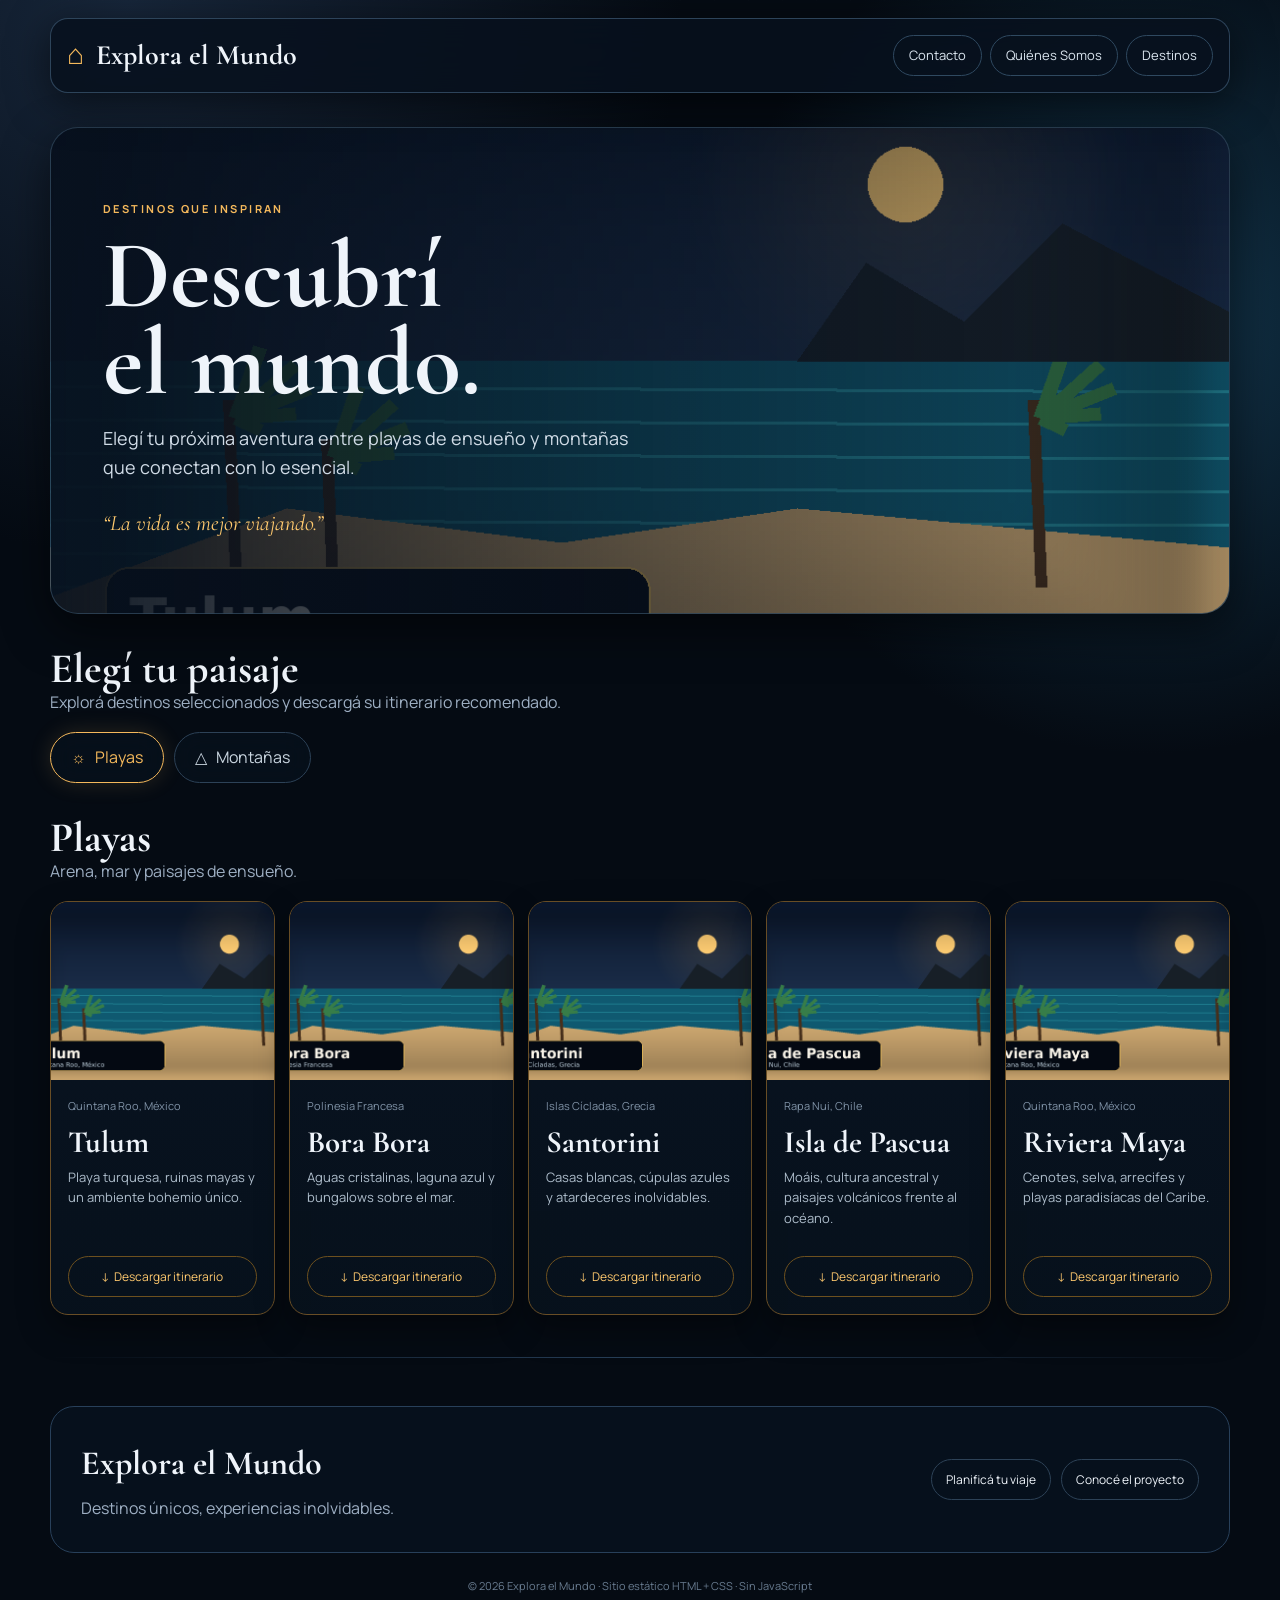
<file: actividad1/chatgpt/index.html>
<!doctype html><html lang="es"><head><meta charset="utf-8"><meta name="viewport" content="width=device-width,initial-scale=1"><meta name="description" content="Explora el Mundo: destinos turísticos, playas y montañas con itinerarios descargables."><title>Explora el Mundo | Destinos</title><link rel="stylesheet" href="estilosIA.css"></head><body><div class="wrap"><nav class="nav"><a class="brand" href="index.html"><span class="brand-mark">⌂</span>Explora el Mundo</a><div class="navlinks"><a href="contacto.html">Contacto</a><a href="quienes-somos.html">Quiénes Somos</a><a href="index.html" aria-current="page">Destinos</a></div></nav>
<header class="hero"><div class="hero-content"><div class="eyebrow">Destinos que inspiran</div><h1>Descubrí<br>el mundo.</h1><p>Elegí tu próxima aventura entre playas de ensueño y montañas que conectan con lo esencial.</p><div class="quote">“La vida es mejor viajando.”</div></div></header>
<main><div class="section-head"><div><h2>Elegí tu paisaje</h2><p>Explorá destinos seleccionados y descargá su itinerario recomendado.</p></div></div><input type="radio" name="categoria" id="playas" checked hidden><input type="radio" name="categoria" id="montanas" hidden><div class="tabs"><label for="playas">☼ &nbsp; Playas</label><label for="montanas">△ &nbsp; Montañas</label></div>
<section class="category beach-section"><div class="section-head"><div><h2 class="beach-only accent">Playas</h2><p>Arena, mar y paisajes de ensueño.</p></div></div><div class="category-grid">
<article class="card"><img class="card-img" src="imagenes/tulum.png" alt="Paisaje de Tulum"><div class="card-body"><div class="location">Quintana Roo, México</div><h3>Tulum</h3><p>Playa turquesa, ruinas mayas y un ambiente bohemio único.</p><a class="btn" href="guias/tulum.pdf" download>↓&nbsp; Descargar itinerario</a></div></article><article class="card"><img class="card-img" src="imagenes/bora-bora.png" alt="Paisaje de Bora Bora"><div class="card-body"><div class="location">Polinesia Francesa</div><h3>Bora Bora</h3><p>Aguas cristalinas, laguna azul y bungalows sobre el mar.</p><a class="btn" href="guias/bora-bora.pdf" download>↓&nbsp; Descargar itinerario</a></div></article><article class="card"><img class="card-img" src="imagenes/santorini.png" alt="Paisaje de Santorini"><div class="card-body"><div class="location">Islas Cícladas, Grecia</div><h3>Santorini</h3><p>Casas blancas, cúpulas azules y atardeceres inolvidables.</p><a class="btn" href="guias/santorini.pdf" download>↓&nbsp; Descargar itinerario</a></div></article><article class="card"><img class="card-img" src="imagenes/isla-pascua.png" alt="Paisaje de Isla de Pascua"><div class="card-body"><div class="location">Rapa Nui, Chile</div><h3>Isla de Pascua</h3><p>Moáis, cultura ancestral y paisajes volcánicos frente al océano.</p><a class="btn" href="guias/isla-pascua.pdf" download>↓&nbsp; Descargar itinerario</a></div></article><article class="card"><img class="card-img" src="imagenes/riviera-maya.png" alt="Paisaje de Riviera Maya"><div class="card-body"><div class="location">Quintana Roo, México</div><h3>Riviera Maya</h3><p>Cenotes, selva, arrecifes y playas paradisíacas del Caribe.</p><a class="btn" href="guias/riviera-maya.pdf" download>↓&nbsp; Descargar itinerario</a></div></article>
</div></section>
<section class="category mountain-section"><div class="section-head"><div><h2 class="mountain-only accent">Montañas</h2><p>Alturas que te conectan con lo esencial.</p></div></div><div class="category-grid">
<article class="card"><img class="card-img" src="imagenes/bariloche.png" alt="Paisaje de Bariloche"><div class="card-body"><div class="location">Río Negro, Argentina</div><h3>Bariloche</h3><p>Lagos, bosques y montañas para desconectar en cualquier estación.</p><a class="btn" href="guias/bariloche.pdf" download>↓&nbsp; Descargar itinerario</a></div></article><article class="card"><img class="card-img" src="imagenes/machu-picchu.png" alt="Paisaje de Machu Picchu"><div class="card-body"><div class="location">Cusco, Perú</div><h3>Machu Picchu</h3><p>Historia, naturaleza y una energía única entre montañas andinas.</p><a class="btn" href="guias/machu-picchu.pdf" download>↓&nbsp; Descargar itinerario</a></div></article><article class="card"><img class="card-img" src="imagenes/el-chalten.png" alt="Paisaje de El Chaltén"><div class="card-body"><div class="location">Santa Cruz, Argentina</div><h3>El Chaltén</h3><p>Trekking, glaciares y agujas graníticas en el corazón patagónico.</p><a class="btn" href="guias/el-chalten.pdf" download>↓&nbsp; Descargar itinerario</a></div></article><article class="card"><img class="card-img" src="imagenes/san-martin.png" alt="Paisaje de San Martín de los Andes"><div class="card-body"><div class="location">Neuquén, Argentina</div><h3>San Martín de los Andes</h3><p>Aventura, lagos transparentes y bosques nativos en la cordillera.</p><a class="btn" href="guias/san-martin.pdf" download>↓&nbsp; Descargar itinerario</a></div></article><article class="card"><img class="card-img" src="imagenes/ushuaia.png" alt="Paisaje de Ushuaia"><div class="card-body"><div class="location">Tierra del Fuego, Argentina</div><h3>Ushuaia</h3><p>El fin del mundo te espera con senderos, nieve y paisajes australes.</p><a class="btn" href="guias/ushuaia.pdf" download>↓&nbsp; Descargar itinerario</a></div></article>
</div></section></main>
<div class="divider"></div><footer class="footer"><div><strong>Explora el Mundo</strong><p>Destinos únicos, experiencias inolvidables.</p></div><div class="footer-actions"><a href="contacto.html">Planificá tu viaje</a><a href="quienes-somos.html">Conocé el proyecto</a></div></footer><div class="copyright">© 2026 Explora el Mundo · Sitio estático HTML + CSS · Sin JavaScript</div></div></body></html>
</file>
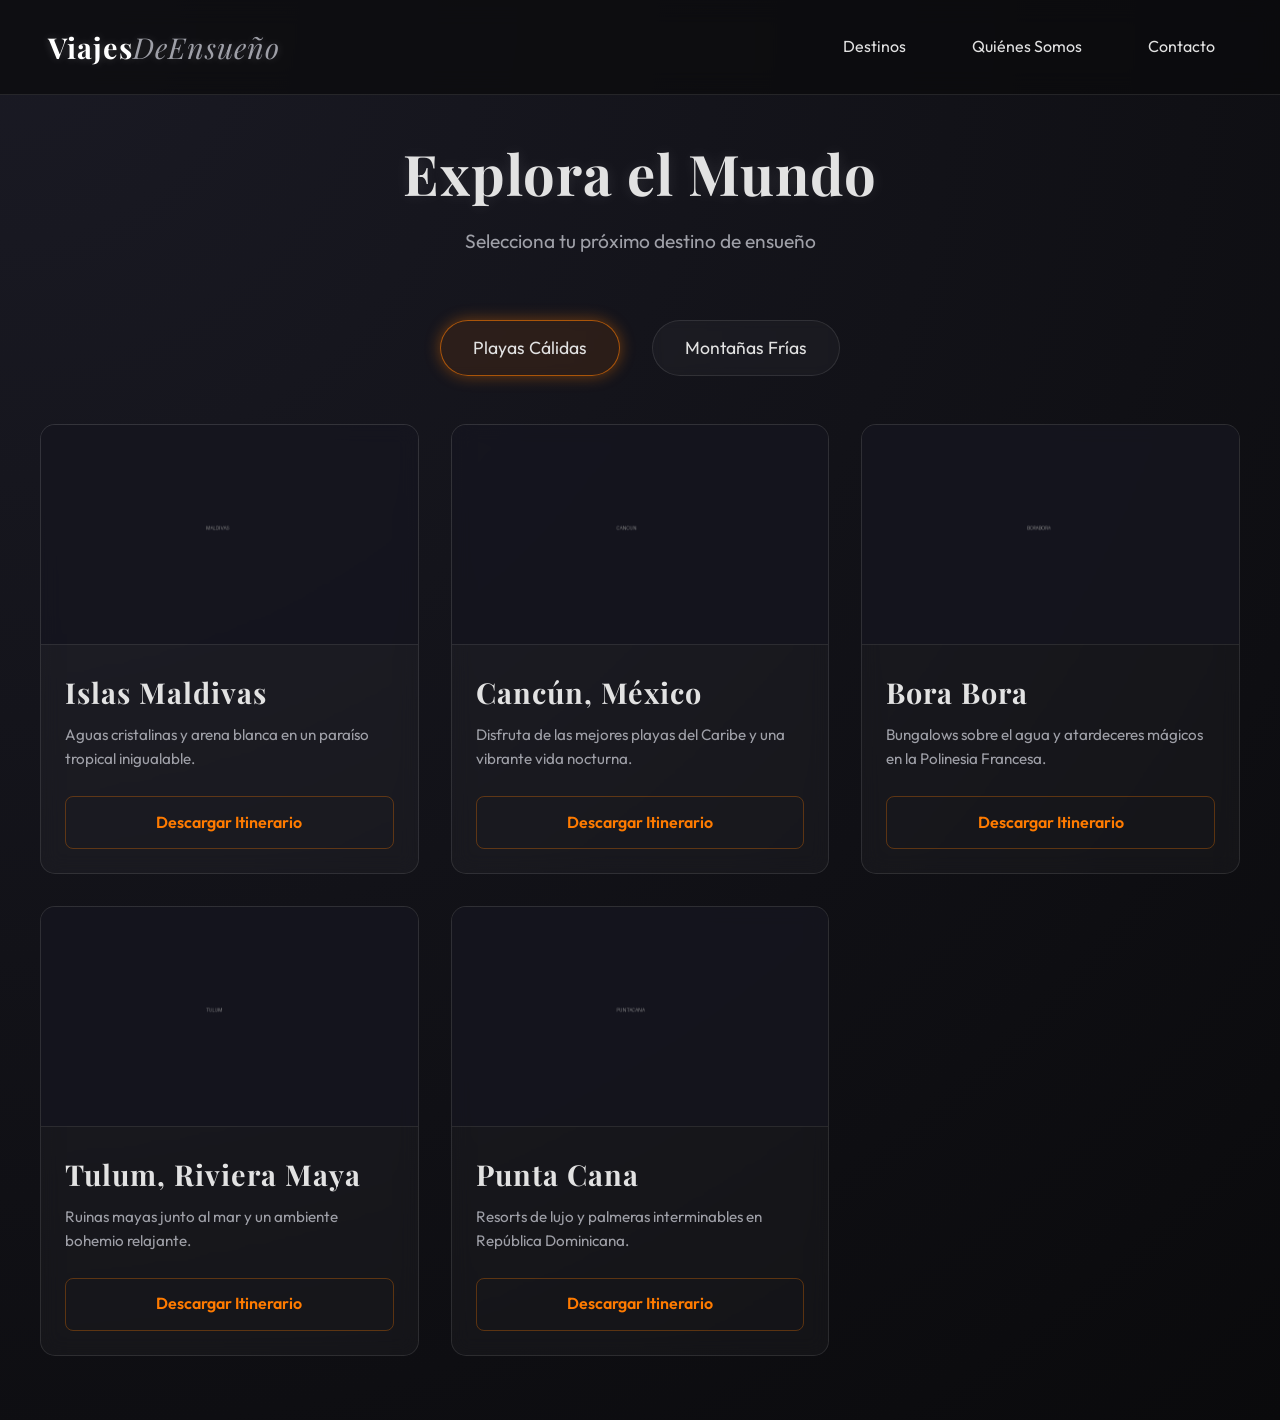
<file: actividad1/gemini/index.html>
<!DOCTYPE html>
<html lang="es">
<head>
    <meta charset="UTF-8">
    <meta name="viewport" content="width=device-width, initial-scale=1.0">
    <title>Destinos Únicos | Turismo</title>
    <link rel="preconnect" href="https://fonts.googleapis.com">
    <link rel="preconnect" href="https://fonts.gstatic.com" crossorigin>
    <link href="https://fonts.googleapis.com/css2?family=Outfit:wght@300;400;600&family=Playfair+Display:ital,wght@0,400;0,700;1,400&display=swap" rel="stylesheet">
    <link rel="stylesheet" href="estilosIA.css">
</head>
<body>

    <nav class="navbar">
        <h1 class="logo">Viajes<span>DeEnsueño</span></h1>
        <ul class="nav-links">
            <li><a href="#home">Destinos</a></li>
            <li><a href="#about">Quiénes Somos</a></li>
            <li><a href="#contact">Contacto</a></li>
        </ul>
    </nav>

    <section id="home" class="page-section">
        <header class="hero">
            <h2>Explora el Mundo</h2>
            <p>Selecciona tu próximo destino de ensueño</p>
        </header>

        <div class="category-selector">
            <input type="radio" id="cat-playas" name="categoria" checked>
            <input type="radio" id="cat-montanas" name="categoria">
            
            <div class="labels-container">
                <label for="cat-playas" class="lbl-playas">Playas Cálidas</label>
                <label for="cat-montanas" class="lbl-montanas">Montañas Frías</label>
            </div>

            <div class="destinos-grid grid-playas">
                <article class="card card-calida">
                    <img src="imagenes/maldivas.png" alt="Maldivas">
                    <div class="card-content">
                        <h3>Islas Maldivas</h3>
                        <p>Aguas cristalinas y arena blanca en un paraíso tropical inigualable.</p>
                        <a href="guias/maldivas_itinerario.pdf" class="btn btn-calido" download>Descargar Itinerario</a>
                    </div>
                </article>
                <article class="card card-calida">
                    <img src="imagenes/cancun.png" alt="Cancún">
                    <div class="card-content">
                        <h3>Cancún, México</h3>
                        <p>Disfruta de las mejores playas del Caribe y una vibrante vida nocturna.</p>
                        <a href="guias/cancun_itinerario.pdf" class="btn btn-calido" download>Descargar Itinerario</a>
                    </div>
                </article>
                <article class="card card-calida">
                    <img src="imagenes/borabora.png" alt="Bora Bora">
                    <div class="card-content">
                        <h3>Bora Bora</h3>
                        <p>Bungalows sobre el agua y atardeceres mágicos en la Polinesia Francesa.</p>
                        <a href="guias/borabora_itinerario.pdf" class="btn btn-calido" download>Descargar Itinerario</a>
                    </div>
                </article>
                <article class="card card-calida">
                    <img src="imagenes/tulum.png" alt="Tulum">
                    <div class="card-content">
                        <h3>Tulum, Riviera Maya</h3>
                        <p>Ruinas mayas junto al mar y un ambiente bohemio relajante.</p>
                        <a href="guias/tulum_itinerario.pdf" class="btn btn-calido" download>Descargar Itinerario</a>
                    </div>
                </article>
                <article class="card card-calida">
                    <img src="imagenes/puntacana.png" alt="Punta Cana">
                    <div class="card-content">
                        <h3>Punta Cana</h3>
                        <p>Resorts de lujo y palmeras interminables en República Dominicana.</p>
                        <a href="guias/puntacana_itinerario.pdf" class="btn btn-calido" download>Descargar Itinerario</a>
                    </div>
                </article>
            </div>

            <div class="destinos-grid grid-montanas">
                <article class="card card-fria">
                    <img src="imagenes/alpes.png" alt="Alpes Suizos">
                    <div class="card-content">
                        <h3>Alpes Suizos</h3>
                        <p>Majestuosos picos nevados, ideales para el esquí y el alpinismo.</p>
                        <a href="guias/alpes_itinerario.pdf" class="btn btn-frio" download>Descargar Itinerario</a>
                    </div>
                </article>
                <article class="card card-fria">
                    <img src="imagenes/patagonia.png" alt="Patagonia">
                    <div class="card-content">
                        <h3>Patagonia, Fitz Roy</h3>
                        <p>Desafía los senderos más imponentes del fin del mundo.</p>
                        <a href="guias/patagonia_itinerario.pdf" class="btn btn-frio" download>Descargar Itinerario</a>
                    </div>
                </article>
                <article class="card card-fria">
                    <img src="imagenes/banff.png" alt="Banff">
                    <div class="card-content">
                        <h3>Parque Banff, Canadá</h3>
                        <p>Lagos glaciares color turquesa rodeados de montañas imponentes.</p>
                        <a href="guias/banff_itinerario.pdf" class="btn btn-frio" download>Descargar Itinerario</a>
                    </div>
                </article>
                <article class="card card-fria">
                    <img src="imagenes/fuji.png" alt="Monte Fuji">
                    <div class="card-content">
                        <h3>Monte Fuji, Japón</h3>
                        <p>El pico sagrado de Japón, una experiencia espiritual y visual.</p>
                        <a href="guias/fuji_itinerario.pdf" class="btn btn-frio" download>Descargar Itinerario</a>
                    </div>
                </article>
                <article class="card card-fria">
                    <img src="imagenes/himalaya.png" alt="Himalayas">
                    <div class="card-content">
                        <h3>Los Himalayas</h3>
                        <p>El techo del mundo, reservado para los aventureros más audaces.</p>
                        <a href="guias/himalaya_itinerario.pdf" class="btn btn-frio" download>Descargar Itinerario</a>
                    </div>
                </article>
            </div>
        </div>
    </section>

    <section id="about" class="page-section">
        <div class="glass-container">
            <h2>Quiénes Somos</h2>
            <p>Somos apasionados por descubrir rincones ocultos y maravillas naturales. Nuestro equipo mantiene este sitio para ofrecerte guías detalladas, asegurando que tu próxima aventura sea tan elegante como inolvidable.</p>
        </div>
    </section>

    <section id="contact" class="page-section">
        <div class="glass-container contact-form-container">
            <h2>Ponte en Contacto</h2>
            <form action="#" method="POST" class="contact-form">
                <input type="text" placeholder="Tu Nombre" required>
                <input type="email" placeholder="Tu Correo" required>
                <textarea rows="5" placeholder="Tu Mensaje" required></textarea>
                <button type="submit" class="btn btn-enviar">Enviar Mensaje</button>
            </form>
        </div>
    </section>

</body>
</html>
</file>
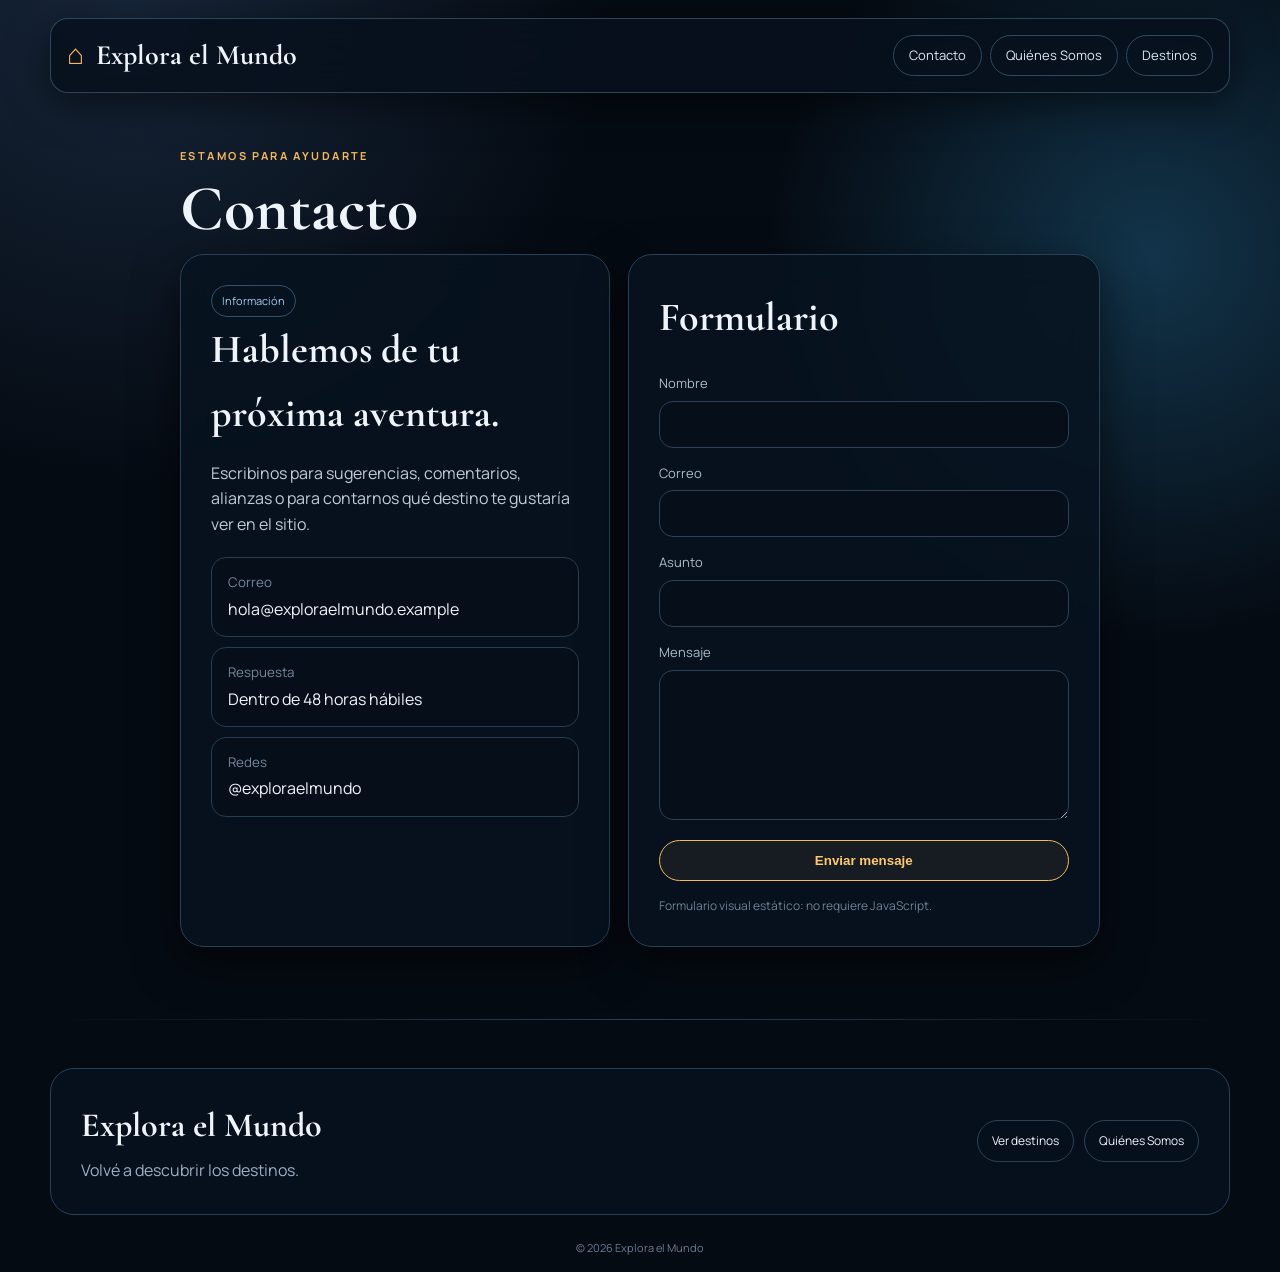
<file: actividad1/chatgpt/contacto.html>
<!doctype html><html lang="es"><head><meta charset="utf-8"><meta name="viewport" content="width=device-width,initial-scale=1"><title>Contacto | Explora el Mundo</title><link rel="stylesheet" href="estilosIA.css"></head><body><div class="wrap"><nav class="nav"><a class="brand" href="index.html"><span class="brand-mark">⌂</span>Explora el Mundo</a><div class="navlinks"><a href="contacto.html" aria-current="page">Contacto</a><a href="quienes-somos.html">Quiénes Somos</a><a href="index.html">Destinos</a></div></nav><main class="page page-shell"><div class="eyebrow">Estamos para ayudarte</div><h1>Contacto</h1><div class="contact-grid"><section class="glass"><span class="badge">Información</span><h2>Hablemos de tu próxima aventura.</h2><p>Escribinos para sugerencias, comentarios, alianzas o para contarnos qué destino te gustaría ver en el sitio.</p><div class="info-list"><div class="info-item"><small>Correo</small>hola@exploraelmundo.example</div><div class="info-item"><small>Respuesta</small>Dentro de 48 horas hábiles</div><div class="info-item"><small>Redes</small>@exploraelmundo</div></div></section><section class="glass"><h2>Formulario</h2><form class="contact-form" action="#" method="post"><label>Nombre<input type="text" name="nombre" required></label><label>Correo<input type="email" name="correo" required></label><label>Asunto<input type="text" name="asunto" required></label><label>Mensaje<textarea name="mensaje" required></textarea></label><button class="submit" type="submit">Enviar mensaje</button><div class="only-note">Formulario visual estático: no requiere JavaScript.</div></form></section></div></main><div class="divider"></div><footer class="footer"><div><strong>Explora el Mundo</strong><p>Volvé a descubrir los destinos.</p></div><div class="footer-actions"><a href="index.html">Ver destinos</a><a href="quienes-somos.html">Quiénes Somos</a></div></footer><div class="copyright">© 2026 Explora el Mundo</div></div></body></html>
</file>
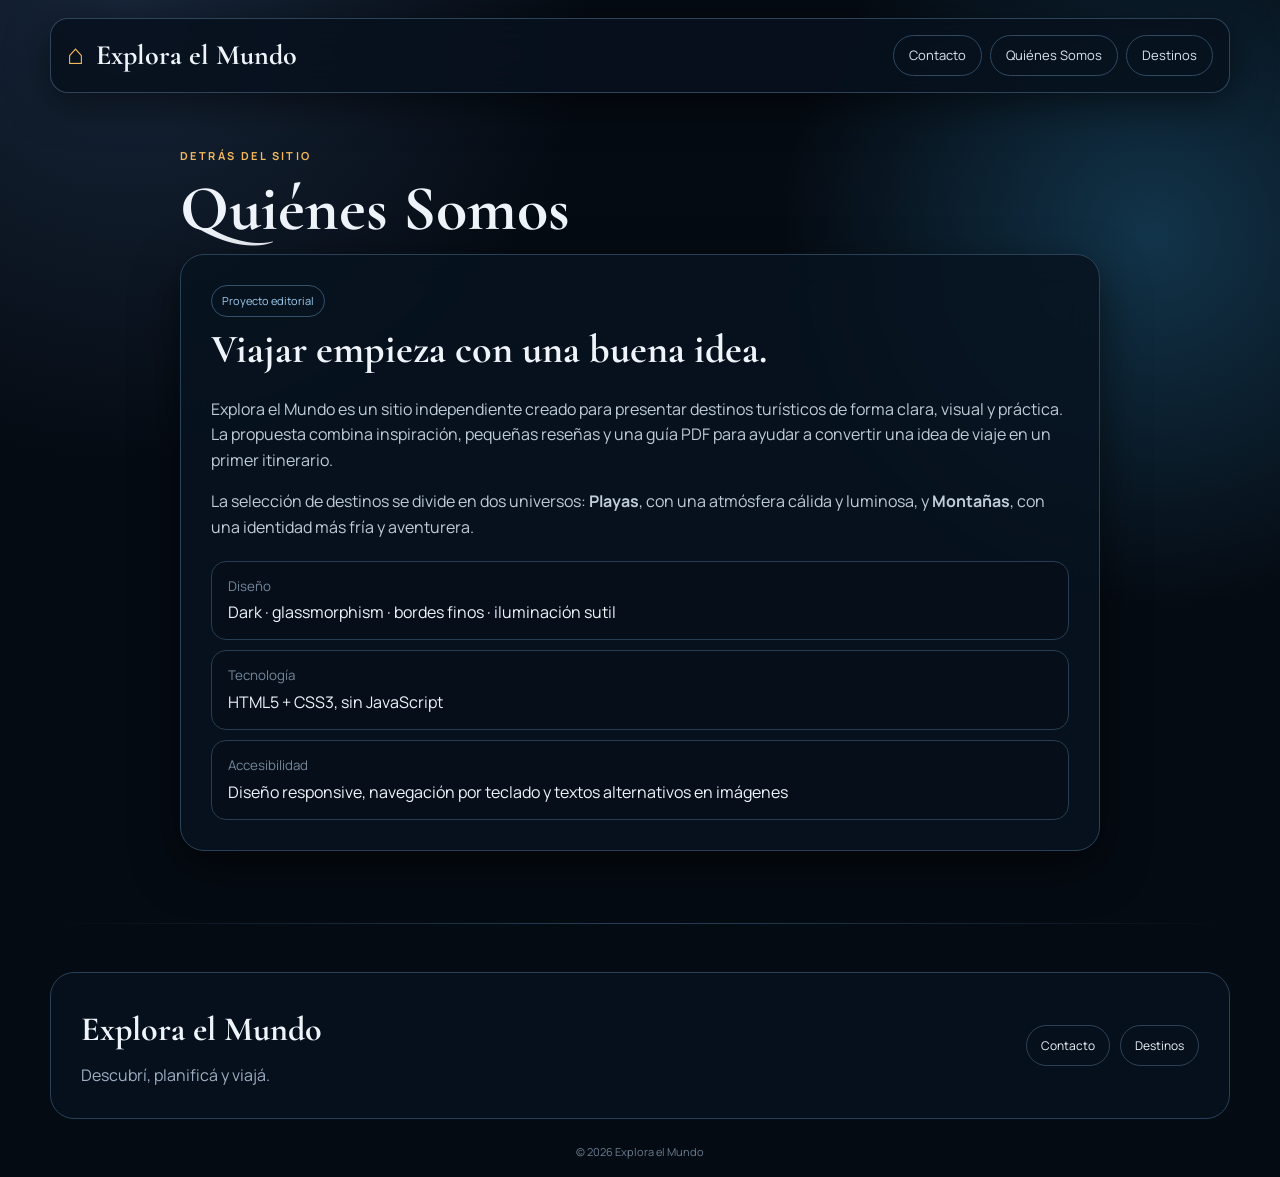
<file: actividad1/chatgpt/quienes-somos.html>
<!doctype html><html lang="es"><head><meta charset="utf-8"><meta name="viewport" content="width=device-width,initial-scale=1"><title>Quiénes Somos | Explora el Mundo</title><link rel="stylesheet" href="estilosIA.css"></head><body><div class="wrap"><nav class="nav"><a class="brand" href="index.html"><span class="brand-mark">⌂</span>Explora el Mundo</a><div class="navlinks"><a href="contacto.html">Contacto</a><a href="quienes-somos.html" aria-current="page">Quiénes Somos</a><a href="index.html">Destinos</a></div></nav><main class="page page-shell"><div class="eyebrow">Detrás del sitio</div><h1>Quiénes Somos</h1><section class="glass"><span class="badge">Proyecto editorial</span><h2>Viajar empieza con una buena idea.</h2><p>Explora el Mundo es un sitio independiente creado para presentar destinos turísticos de forma clara, visual y práctica. La propuesta combina inspiración, pequeñas reseñas y una guía PDF para ayudar a convertir una idea de viaje en un primer itinerario.</p><p>La selección de destinos se divide en dos universos: <strong class="beach-only accent">Playas</strong>, con una atmósfera cálida y luminosa, y <strong class="mountain-only accent">Montañas</strong>, con una identidad más fría y aventurera.</p><div class="info-list"><div class="info-item"><small>Diseño</small>Dark · glassmorphism · bordes finos · iluminación sutil</div><div class="info-item"><small>Tecnología</small>HTML5 + CSS3, sin JavaScript</div><div class="info-item"><small>Accesibilidad</small>Diseño responsive, navegación por teclado y textos alternativos en imágenes</div></div></section></main><div class="divider"></div><footer class="footer"><div><strong>Explora el Mundo</strong><p>Descubrí, planificá y viajá.</p></div><div class="footer-actions"><a href="contacto.html">Contacto</a><a href="index.html">Destinos</a></div></footer><div class="copyright">© 2026 Explora el Mundo</div></div></body></html>
</file>
<file: actividad1/chatgpt/estilosIA.css>
@import url('https://fonts.googleapis.com/css2?family=Cormorant+Garamond:wght@500;600;700&family=Manrope:wght@400;500;600;700&display=swap');
:root{--bg:#050b13;--panel:#091321cc;--panel2:#0d1828e6;--text:#eff4fa;--muted:#9eafc3;--line:#28405a;--gold:#f5b95c;--gold2:#ffc96e;--blue:#5bbdff;--blue2:#84d0ff;--shadow:0 16px 45px #0008;--radius:22px}*{box-sizing:border-box}html{scroll-behavior:smooth}body{margin:0;background:radial-gradient(circle at 10% 0,#17263a 0,transparent 28%),radial-gradient(circle at 90% 20%,#12344a 0,transparent 25%),var(--bg);color:var(--text);font-family:'Manrope',sans-serif;line-height:1.6}body:before{content:"";position:fixed;inset:0;pointer-events:none;background:linear-gradient(120deg,#ffffff03 1px,transparent 1px);background-size:34px 34px;mask-image:linear-gradient(#000,transparent)}a{color:inherit;text-decoration:none}img{display:block;width:100%}.wrap{width:min(1180px,calc(100% - 34px));margin:auto}.nav{position:sticky;top:12px;z-index:20;margin:18px auto 0;padding:14px 16px;border:1px solid #38506acc;background:#07111ddd;backdrop-filter:blur(18px);box-shadow:0 10px 40px #0008;border-radius:18px;display:flex;align-items:center;justify-content:space-between;gap:18px}.brand{display:flex;align-items:center;gap:12px;font-family:'Cormorant Garamond',serif;font-size:28px;font-weight:700}.brand-mark{font-size:28px;color:var(--gold)}.navlinks{display:flex;gap:8px;flex-wrap:wrap}.navlinks a{padding:9px 15px;border:1px solid #2f4960;border-radius:999px;color:#dbe6f0;font-size:13px}.navlinks a:hover{border-color:var(--gold);box-shadow:0 0 17px #f5b95c22}.hero{margin:34px 0 28px;min-height:410px;border:1px solid #30465bcc;border-radius:28px;overflow:hidden;position:relative;background:linear-gradient(90deg,#07101df4 0,#07101d9c 45%,#07101d34),url('imagenes/tulum.png') center/cover;box-shadow:var(--shadow)}.hero-content{max-width:650px;padding:72px 52px}.eyebrow{letter-spacing:.22em;text-transform:uppercase;font-size:11px;color:var(--gold);font-weight:700}.hero h1,.page h1{font-family:'Cormorant Garamond',serif;font-size:clamp(54px,8vw,96px);line-height:.9;margin:16px 0}.hero p{max-width:540px;color:#d0dbe6;font-size:18px}.hero .quote{font-family:'Cormorant Garamond',serif;color:var(--gold2);font-size:22px;font-style:italic;margin-top:24px}.section-head{display:flex;justify-content:space-between;align-items:end;gap:20px;margin:34px 0 16px}.section-head h2{font-family:'Cormorant Garamond',serif;font-size:42px;line-height:1;margin:0}.section-head p{color:var(--muted);margin:0}.tabs{display:flex;gap:10px;margin:0 0 22px}.tabs label{cursor:pointer;padding:12px 20px;border:1px solid #2d4257;border-radius:999px;background:#07111dc9;color:#c9d5df;backdrop-filter:blur(14px)}#playas:checked~.tabs label[for=playas],#montanas:checked~.tabs label[for=montanas]{color:#fff;border-color:currentColor;box-shadow:0 0 22px #ffffff0f}#playas:checked~.tabs label[for=playas]{color:var(--gold);border-color:var(--gold);box-shadow:0 0 22px #f5b95c26}#montanas:checked~.tabs label[for=montanas]{color:var(--blue);border-color:var(--blue);box-shadow:0 0 22px #5bbdff22}.category{display:none}.category-grid{display:grid;grid-template-columns:repeat(5,1fr);gap:14px}.card{background:linear-gradient(180deg,#0a1422e8,#07111cea);border:1px solid #2d4357;border-radius:18px;overflow:hidden;box-shadow:0 14px 32px #0006;display:flex;flex-direction:column;min-width:0}.card:hover{transform:translateY(-3px);transition:.25s;box-shadow:0 18px 42px #0009}.card-img{aspect-ratio:1.25;object-fit:cover}.card-body{padding:17px}.card h3{font-family:'Cormorant Garamond',serif;font-size:31px;line-height:1;margin:0 0 9px}.card p{font-size:13px;color:#aebdcb;min-height:74px;margin:0 0 15px}.card .location{font-size:11px;color:#8093a7;min-height:0;margin-bottom:12px}.card .btn{display:inline-flex;align-items:center;justify-content:center;width:100%;padding:10px 12px;border:1px solid var(--line);border-radius:999px;font-size:12px}.beach-section .card{border-color:#684d25}.beach-section .card:hover{border-color:var(--gold);box-shadow:0 20px 42px #f5b95c12}.beach-section .btn{color:var(--gold2);border-color:#6d501e}.mountain-section .card{border-color:#234a68}.mountain-section .card:hover{border-color:var(--blue);box-shadow:0 20px 42px #5bbdff12}.mountain-section .btn{color:var(--blue2);border-color:#225070}.divider{height:1px;background:linear-gradient(90deg,transparent,#28405a,transparent);margin:42px 0}.footer{margin:48px auto 24px;padding:30px;border:1px solid #28405a;border-radius:24px;background:#07111de6;display:grid;grid-template-columns:1fr auto;gap:24px;align-items:center}.footer strong{font-family:'Cormorant Garamond',serif;font-size:34px}.footer p{color:var(--muted);margin:5px 0 0}.footer-actions{display:flex;gap:10px;flex-wrap:wrap}.footer-actions a{border:1px solid #2d4257;border-radius:999px;padding:10px 14px;font-size:12px}.copyright{color:#697c90;text-align:center;font-size:11px;padding-bottom:16px}.page{padding:54px 0 30px}.page-shell{max-width:920px;margin:0 auto}.glass{border:1px solid #294157;background:#081320db;backdrop-filter:blur(18px);box-shadow:var(--shadow);border-radius:24px;padding:30px}.page h1{font-size:64px}.page h2{font-family:'Cormorant Garamond',serif;font-size:40px;margin:0 0 10px}.page p{color:#c0ccd8}.contact-form{display:grid;gap:15px;margin-top:24px}.contact-form label{font-size:13px;color:#acbccb}.contact-form input,.contact-form textarea{width:100%;margin-top:7px;background:#060e19;border:1px solid #2a4158;border-radius:14px;padding:12px 14px;color:#fff;font:inherit;outline:none}.contact-form input:focus,.contact-form textarea:focus{border-color:var(--gold);box-shadow:0 0 0 3px #f5b95c14}.contact-form textarea{min-height:150px;resize:vertical}.submit{border:1px solid var(--gold);color:var(--gold2);background:#f5b95c10;border-radius:999px;padding:12px 18px;font-weight:700;cursor:pointer}.contact-grid{display:grid;grid-template-columns:1fr 1.1fr;gap:18px}.info-list{display:grid;gap:10px;margin-top:20px}.info-item{padding:14px 16px;border:1px solid #263d52;border-radius:15px;background:#060e19aa}.info-item small{display:block;color:#74879b;margin-bottom:3px}.badge{display:inline-block;padding:6px 10px;border-radius:999px;border:1px solid #33516b;color:#9dcdf0;font-size:11px}.credits{font-size:12px;color:#788c9f}.only-note{font-size:12px;color:#6f8294}.beach-only .accent{color:var(--gold2)}.mountain-only .accent{color:var(--blue2)}
#playas:checked~.beach-section{display:block}#montanas:checked~.mountain-section{display:block}@media(max-width:1050px){.category-grid{grid-template-columns:repeat(2,1fr)}.card p{min-height:auto}.hero-content{padding:60px 40px}.contact-grid{grid-template-columns:1fr}}@media(max-width:650px){.wrap{width:min(100% - 22px,1180px)}.nav{position:static;align-items:flex-start;flex-direction:column}.navlinks{width:100%}.navlinks a{flex:1;text-align:center}.hero{min-height:480px;background-position:58% center}.hero-content{padding:48px 24px}.hero p{font-size:16px}.section-head{align-items:flex-start;flex-direction:column}.category-grid{grid-template-columns:1fr}.tabs{flex-direction:column}.tabs label{text-align:center}.footer{grid-template-columns:1fr}.page h1{font-size:52px}.glass{padding:22px}.brand{font-size:25px}}
</file>
<file: actividad1/gemini/estilosIA.css>
:root {
    --bg-dark: #0a0a0c;
    --text-main: #e2e2e2;
    --text-muted: #9fa0a8;
    --glow-calido: rgba(255, 123, 0, 0.4);
    --border-calido: rgba(255, 123, 0, 0.6);
    --btn-calido: #ff7b00;
    --glow-frio: rgba(0, 195, 255, 0.4);
    --border-frio: rgba(0, 195, 255, 0.6);
    --btn-frio: #00c3ff;
    --glass-bg: rgba(255, 255, 255, 0.03);
    --glass-border: rgba(255, 255, 255, 0.1);
    --font-title: 'Playfair Display', serif;
    --font-text: 'Outfit', sans-serif;
}
* { margin: 0; padding: 0; box-sizing: border-box; scroll-behavior: smooth; }
body {
    background-color: var(--bg-dark); color: var(--text-main);
    font-family: var(--font-text); line-height: 1.6; overflow-x: hidden;
    background: radial-gradient(circle at top left, #1a1a24 0%, #0a0a0c 100%);
    min-height: 100vh;
}
h1, h2, h3 { font-family: var(--font-title); font-weight: 700; letter-spacing: 1px; }
.navbar {
    position: fixed; top: 0; width: 100%; padding: 1.5rem 3rem; display: flex;
    justify-content: space-between; align-items: center; background: rgba(10, 10, 12, 0.7);
    backdrop-filter: blur(12px); -webkit-backdrop-filter: blur(12px);
    border-bottom: 1px solid var(--glass-border); z-index: 1000;
}
.logo { font-size: 1.8rem; color: #fff; text-shadow: 0 0 10px rgba(255,255,255,0.2); }
.logo span { font-weight: 300; font-style: italic; color: var(--text-muted); }
.nav-links { list-style: none; display: flex; gap: 2rem; }
.nav-links a {
    color: var(--text-main); text-decoration: none; font-size: 1rem; padding: 0.5rem 1rem;
    border: 1px solid transparent; border-radius: 20px; transition: all 0.3s ease;
}
.nav-links a:hover {
    border: 1px solid var(--glass-border); background: var(--glass-bg); box-shadow: 0 0 10px rgba(255, 255, 255, 0.05);
}
.page-section { min-height: 100vh; padding: 8rem 2rem 4rem 2rem; display: none; animation: fadeIn 0.5s ease; }
#home { display: block; }
#home:target ~ .page-section { display: none; }
#home:target { display: block; }
#about:target { display: block; }
#about:target ~ #home { display: none; }
body:has(#about:target) #home, body:has(#contact:target) #home { display: none; }
#contact:target { display: block; }
@keyframes fadeIn { from { opacity: 0; transform: translateY(10px); } to { opacity: 1; transform: translateY(0); } }
.hero { text-align: center; margin-bottom: 4rem; }
.hero h2 { font-size: 3.5rem; margin-bottom: 0.5rem; text-shadow: 0 0 15px rgba(255,255,255,0.1); }
.hero p { font-size: 1.2rem; color: var(--text-muted); }
.category-selector input[type="radio"] { display: none; }
.labels-container { display: flex; justify-content: center; gap: 2rem; margin-bottom: 3rem; }
.labels-container label {
    cursor: pointer; padding: 0.8rem 2rem; font-size: 1.1rem; border-radius: 30px;
    border: 1px solid var(--glass-border); background: var(--glass-bg);
    backdrop-filter: blur(5px); transition: all 0.3s ease;
}
.lbl-playas:hover { border-color: var(--border-calido); box-shadow: 0 0 10px var(--glow-calido); }
.lbl-montanas:hover { border-color: var(--border-frio); box-shadow: 0 0 10px var(--glow-frio); }
.grid-playas, .grid-montanas { display: none; }
#cat-playas:checked ~ .labels-container .lbl-playas {
    border-color: var(--border-calido); box-shadow: 0 0 15px var(--glow-calido); background: rgba(255, 123, 0, 0.1);
}
#cat-playas:checked ~ .grid-playas { display: grid; }
#cat-montanas:checked ~ .labels-container .lbl-montanas {
    border-color: var(--border-frio); box-shadow: 0 0 15px var(--glow-frio); background: rgba(0, 195, 255, 0.1);
}
#cat-montanas:checked ~ .grid-montanas { display: grid; }
.destinos-grid { grid-template-columns: repeat(auto-fit, minmax(300px, 1fr)); gap: 2rem; max-width: 1200px; margin: 0 auto; }
.card {
    background: var(--glass-bg); border: 1px solid var(--glass-border); border-radius: 15px;
    overflow: hidden; backdrop-filter: blur(10px); -webkit-backdrop-filter: blur(10px);
    transition: transform 0.3s ease, box-shadow 0.3s ease; display: flex; flex-direction: column;
}
.card img { width: 100%; height: 220px; object-fit: cover; border-bottom: 1px solid var(--glass-border); opacity: 0.85; transition: opacity 0.3s ease; }
.card:hover img { opacity: 1; }
.card-content { padding: 1.5rem; display: flex; flex-direction: column; flex-grow: 1; }
.card h3 { font-size: 1.8rem; margin-bottom: 0.5rem; }
.card p { color: var(--text-muted); font-size: 0.95rem; margin-bottom: 1.5rem; flex-grow: 1; }
.card-calida:hover { transform: translateY(-5px); border-color: var(--border-calido); box-shadow: 0 0 20px var(--glow-calido); }
.card-fria:hover { transform: translateY(-5px); border-color: var(--border-frio); box-shadow: 0 0 20px var(--glow-frio); }
.btn {
    display: inline-block; text-align: center; text-decoration: none; padding: 0.8rem 1.5rem;
    border-radius: 8px; font-weight: 600; transition: all 0.3s ease; border: 1px solid transparent;
    background: transparent; cursor: pointer;
}
.btn-calido { color: var(--btn-calido); border-color: rgba(255, 123, 0, 0.3); }
.btn-calido:hover { background: var(--btn-calido); color: #000; box-shadow: 0 0 15px var(--glow-calido); }
.btn-frio { color: var(--btn-frio); border-color: rgba(0, 195, 255, 0.3); }
.btn-frio:hover { background: var(--btn-frio); color: #000; box-shadow: 0 0 15px var(--glow-frio); }
.glass-container {
    max-width: 800px; margin: 0 auto; padding: 3rem; background: var(--glass-bg);
    border: 1px solid var(--glass-border); backdrop-filter: blur(15px); border-radius: 20px;
    box-shadow: 0 0 30px rgba(255,255,255,0.02); text-align: center;
}
.glass-container h2 { font-size: 2.5rem; margin-bottom: 1.5rem; }
.contact-form { display: flex; flex-direction: column; gap: 1.5rem; margin-top: 2rem; }
.contact-form input, .contact-form textarea {
    width: 100%; padding: 1rem; background: rgba(0,0,0,0.3); border: 1px solid var(--glass-border);
    border-radius: 8px; color: var(--text-main); font-family: var(--font-text); outline: none;
    transition: border 0.3s ease, box-shadow 0.3s ease;
}
.contact-form input:focus, .contact-form textarea:focus { border-color: rgba(255,255,255,0.5); box-shadow: 0 0 10px rgba(255,255,255,0.1); }
.btn-enviar { background: rgba(255,255,255,0.1); color: #fff; border: 1px solid var(--glass-border); }
.btn-enviar:hover { background: #fff; color: #000; box-shadow: 0 0 15px rgba(255,255,255,0.3); }
@media (max-width: 768px) {
    .navbar { flex-direction: column; padding: 1rem; gap: 1rem; }
    .hero h2 { font-size: 2.5rem; }
    .labels-container { flex-direction: column; align-items: center; gap: 1rem; }
    .glass-container { padding: 2rem 1rem; }
}
</file>
